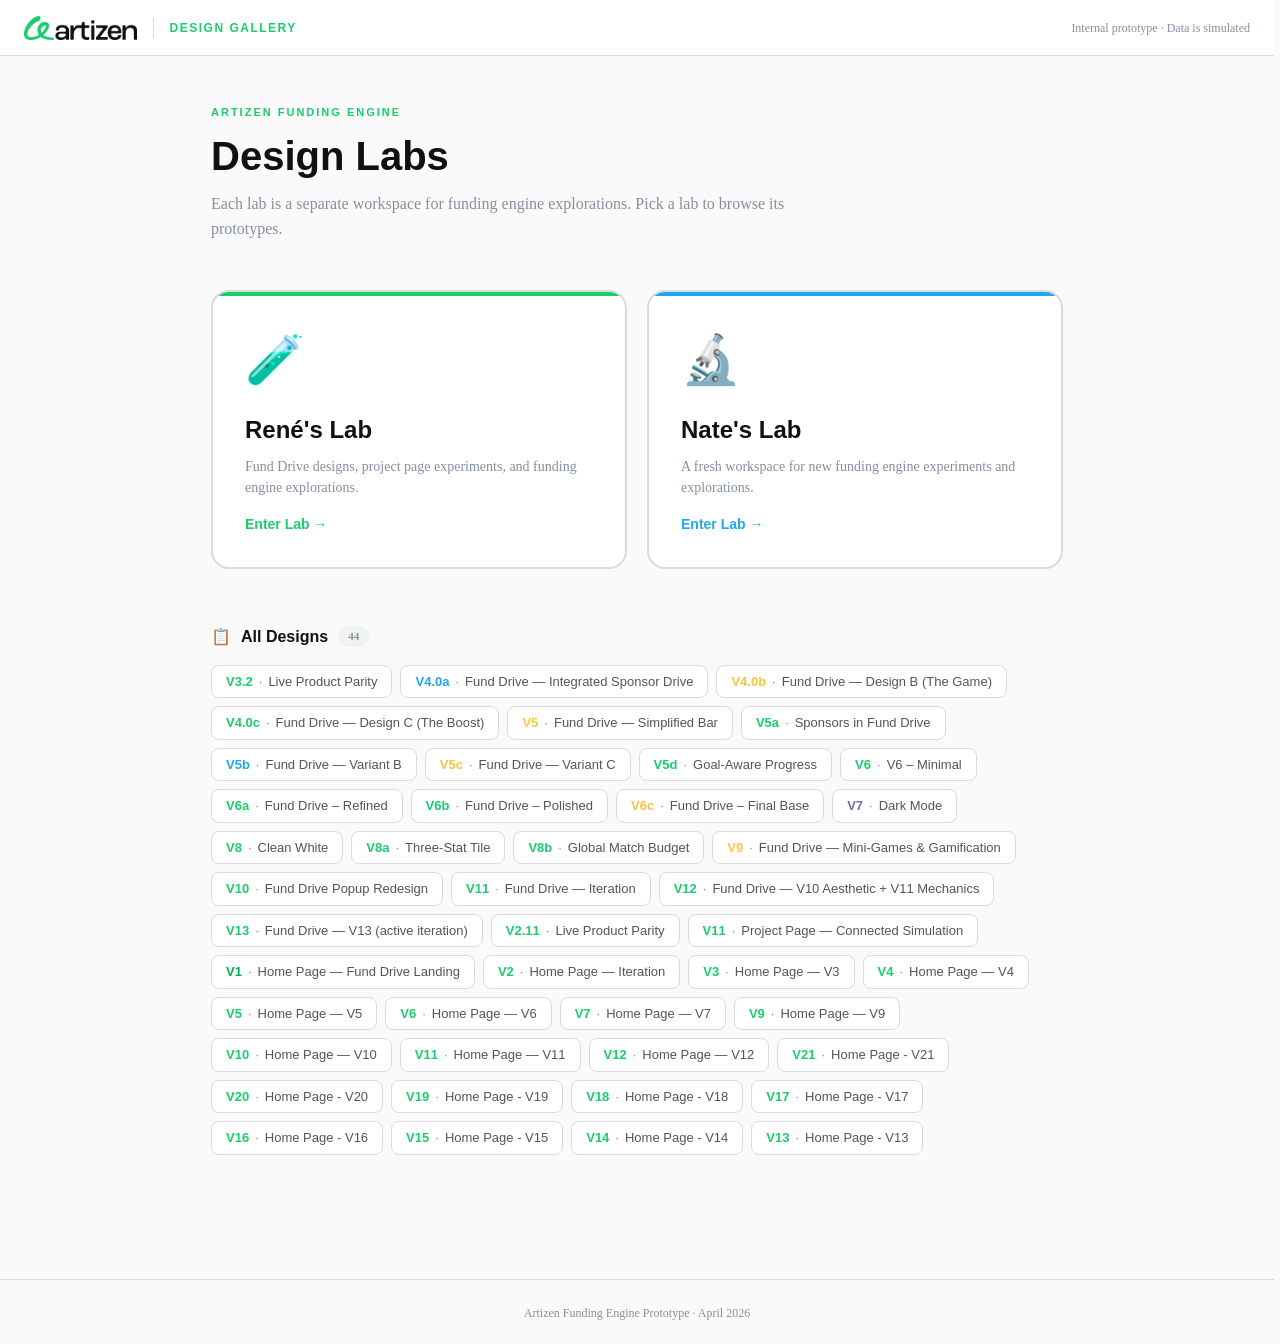
<file: ui-test/index.html>
<!doctype html>
<html lang="en">
  <head>
    <meta charset="UTF-8" />
    <link rel="icon" type="image/png" href="/ui-test/assets/artizen-mark.png" />
    <meta name="viewport" content="width=device-width, initial-scale=1.0" />
    <title>Artizen</title>
    <link rel="stylesheet" href="https://s3.amazonaws.com/appforest_uf/f1669921386747x462861532157019100/RocGroteskBold.css">
    <link rel="stylesheet" href="https://s3.amazonaws.com/appforest_uf/f1670009029268x384309142695173700/RocGroteskMedium.css">
    <link rel="stylesheet" href="https://s3.amazonaws.com/appforest_uf/f1669919682183x184427803987397440/P22Mackinac-Medium_6.css">
    <script type="module" crossorigin src="/ui-test/assets/index-0M6XGwhb.js"></script>
    <link rel="stylesheet" crossorigin href="/ui-test/assets/index-CaSPC5Cw.css">
  </head>
  <body>
    <div id="root"></div>
  </body>
</html>
</file>
<file: ui-test/assets/index-CaSPC5Cw.css>
/*! tailwindcss v4.2.2 | MIT License | https://tailwindcss.com */
@layer properties{@supports (((-webkit-hyphens:none)) and (not (margin-trim:inline))) or ((-moz-orient:inline) and (not (color:rgb(from red r g b)))){*,:before,:after,::backdrop{--tw-translate-x:0;--tw-translate-y:0;--tw-translate-z:0;--tw-rotate-x:initial;--tw-rotate-y:initial;--tw-rotate-z:initial;--tw-skew-x:initial;--tw-skew-y:initial;--tw-space-y-reverse:0;--tw-border-style:solid;--tw-gradient-position:initial;--tw-gradient-from:#0000;--tw-gradient-via:#0000;--tw-gradient-to:#0000;--tw-gradient-stops:initial;--tw-gradient-via-stops:initial;--tw-gradient-from-position:0%;--tw-gradient-via-position:50%;--tw-gradient-to-position:100%;--tw-font-weight:initial;--tw-tracking:initial;--tw-ordinal:initial;--tw-slashed-zero:initial;--tw-numeric-figure:initial;--tw-numeric-spacing:initial;--tw-numeric-fraction:initial;--tw-shadow:0 0 #0000;--tw-shadow-color:initial;--tw-shadow-alpha:100%;--tw-inset-shadow:0 0 #0000;--tw-inset-shadow-color:initial;--tw-inset-shadow-alpha:100%;--tw-ring-color:initial;--tw-ring-shadow:0 0 #0000;--tw-inset-ring-color:initial;--tw-inset-ring-shadow:0 0 #0000;--tw-ring-inset:initial;--tw-ring-offset-width:0px;--tw-ring-offset-color:#fff;--tw-ring-offset-shadow:0 0 #0000;--tw-outline-style:solid;--tw-blur:initial;--tw-brightness:initial;--tw-contrast:initial;--tw-grayscale:initial;--tw-hue-rotate:initial;--tw-invert:initial;--tw-opacity:initial;--tw-saturate:initial;--tw-sepia:initial;--tw-drop-shadow:initial;--tw-drop-shadow-color:initial;--tw-drop-shadow-alpha:100%;--tw-drop-shadow-size:initial;--tw-backdrop-blur:initial;--tw-backdrop-brightness:initial;--tw-backdrop-contrast:initial;--tw-backdrop-grayscale:initial;--tw-backdrop-hue-rotate:initial;--tw-backdrop-invert:initial;--tw-backdrop-opacity:initial;--tw-backdrop-saturate:initial;--tw-backdrop-sepia:initial;--tw-ease:initial}}}@layer theme{:root,:host{--font-sans:ui-sans-serif, system-ui, sans-serif, "Apple Color Emoji", "Segoe UI Emoji", "Segoe UI Symbol", "Noto Color Emoji";--font-mono:ui-monospace, SFMono-Regular, Menlo, Monaco, Consolas, "Liberation Mono", "Courier New", monospace;--color-green-50:oklch(98.2% .018 155.826);--color-green-100:oklch(96.2% .044 156.743);--color-green-200:oklch(92.5% .084 155.995);--color-green-300:oklch(87.1% .15 154.449);--color-green-700:oklch(52.7% .154 150.069);--color-purple-100:oklch(94.6% .033 307.174);--color-purple-700:oklch(49.6% .265 301.924);--color-gray-50:oklch(98.5% .002 247.839);--color-gray-100:oklch(96.7% .003 264.542);--color-gray-300:oklch(87.2% .01 258.338);--color-gray-400:oklch(70.7% .022 261.325);--color-gray-500:oklch(55.1% .027 264.364);--color-gray-600:oklch(44.6% .03 256.802);--color-gray-900:oklch(21% .034 264.665);--color-white:#fff;--spacing:.25rem;--container-6xl:72rem;--text-xs:.75rem;--text-xs--line-height:calc(1 / .75);--text-sm:.875rem;--text-sm--line-height:calc(1.25 / .875);--text-lg:1.125rem;--text-lg--line-height:calc(1.75 / 1.125);--text-xl:1.25rem;--text-xl--line-height:calc(1.75 / 1.25);--text-2xl:1.5rem;--text-2xl--line-height:calc(2 / 1.5);--text-4xl:2.25rem;--text-4xl--line-height:calc(2.5 / 2.25);--text-5xl:3rem;--text-5xl--line-height:1;--font-weight-light:300;--font-weight-medium:500;--font-weight-semibold:600;--font-weight-bold:700;--tracking-wider:.05em;--tracking-widest:.1em;--radius-lg:.5rem;--radius-xl:.75rem;--radius-2xl:1rem;--radius-3xl:1.5rem;--ease-out:cubic-bezier(0, 0, .2, 1);--ease-in-out:cubic-bezier(.4, 0, .2, 1);--animate-pulse:pulse 2s cubic-bezier(.4, 0, .6, 1) infinite;--blur-md:12px;--blur-3xl:64px;--default-transition-duration:.15s;--default-transition-timing-function:cubic-bezier(.4, 0, .2, 1);--default-font-family:var(--font-sans);--default-mono-font-family:var(--font-mono)}}@layer base{*,:after,:before,::backdrop{box-sizing:border-box;border:0 solid;margin:0;padding:0}::file-selector-button{box-sizing:border-box;border:0 solid;margin:0;padding:0}html,:host{-webkit-text-size-adjust:100%;tab-size:4;line-height:1.5;font-family:var(--default-font-family,ui-sans-serif, system-ui, sans-serif, "Apple Color Emoji", "Segoe UI Emoji", "Segoe UI Symbol", "Noto Color Emoji");font-feature-settings:var(--default-font-feature-settings,normal);font-variation-settings:var(--default-font-variation-settings,normal);-webkit-tap-highlight-color:transparent}hr{height:0;color:inherit;border-top-width:1px}abbr:where([title]){-webkit-text-decoration:underline dotted;text-decoration:underline dotted}h1,h2,h3,h4,h5,h6{font-size:inherit;font-weight:inherit}a{color:inherit;-webkit-text-decoration:inherit;-webkit-text-decoration:inherit;-webkit-text-decoration:inherit;-webkit-text-decoration:inherit;text-decoration:inherit}b,strong{font-weight:bolder}code,kbd,samp,pre{font-family:var(--default-mono-font-family,ui-monospace, SFMono-Regular, Menlo, Monaco, Consolas, "Liberation Mono", "Courier New", monospace);font-feature-settings:var(--default-mono-font-feature-settings,normal);font-variation-settings:var(--default-mono-font-variation-settings,normal);font-size:1em}small{font-size:80%}sub,sup{vertical-align:baseline;font-size:75%;line-height:0;position:relative}sub{bottom:-.25em}sup{top:-.5em}table{text-indent:0;border-color:inherit;border-collapse:collapse}:-moz-focusring{outline:auto}progress{vertical-align:baseline}summary{display:list-item}ol,ul,menu{list-style:none}img,svg,video,canvas,audio,iframe,embed,object{vertical-align:middle;display:block}img,video{max-width:100%;height:auto}button,input,select,optgroup,textarea{font:inherit;font-feature-settings:inherit;font-variation-settings:inherit;letter-spacing:inherit;color:inherit;opacity:1;background-color:#0000;border-radius:0}::file-selector-button{font:inherit;font-feature-settings:inherit;font-variation-settings:inherit;letter-spacing:inherit;color:inherit;opacity:1;background-color:#0000;border-radius:0}:where(select:is([multiple],[size])) optgroup{font-weight:bolder}:where(select:is([multiple],[size])) optgroup option{padding-inline-start:20px}::file-selector-button{margin-inline-end:4px}::placeholder{opacity:1}@supports (not ((-webkit-appearance:-apple-pay-button))) or (contain-intrinsic-size:1px){::placeholder{color:currentColor}@supports (color:color-mix(in lab, red, red)){::placeholder{color:color-mix(in oklab, currentcolor 50%, transparent)}}}textarea{resize:vertical}::-webkit-search-decoration{-webkit-appearance:none}::-webkit-date-and-time-value{min-height:1lh;text-align:inherit}::-webkit-datetime-edit{display:inline-flex}::-webkit-datetime-edit-fields-wrapper{padding:0}::-webkit-datetime-edit{padding-block:0}::-webkit-datetime-edit-year-field{padding-block:0}::-webkit-datetime-edit-month-field{padding-block:0}::-webkit-datetime-edit-day-field{padding-block:0}::-webkit-datetime-edit-hour-field{padding-block:0}::-webkit-datetime-edit-minute-field{padding-block:0}::-webkit-datetime-edit-second-field{padding-block:0}::-webkit-datetime-edit-millisecond-field{padding-block:0}::-webkit-datetime-edit-meridiem-field{padding-block:0}::-webkit-calendar-picker-indicator{line-height:1}:-moz-ui-invalid{box-shadow:none}button,input:where([type=button],[type=reset],[type=submit]){appearance:button}::file-selector-button{appearance:button}::-webkit-inner-spin-button{height:auto}::-webkit-outer-spin-button{height:auto}[hidden]:where(:not([hidden=until-found])){display:none!important}}@layer components;@layer utilities{.collapse{visibility:collapse}.invisible{visibility:hidden}.visible{visibility:visible}.absolute{position:absolute}.fixed{position:fixed}.relative{position:relative}.static{position:static}.sticky{position:sticky}.inset-0{inset:calc(var(--spacing) * 0)}.start{inset-inline-start:var(--spacing)}.end{inset-inline-end:var(--spacing)}.top-0{top:calc(var(--spacing) * 0)}.top-3{top:calc(var(--spacing) * 3)}.right-0{right:calc(var(--spacing) * 0)}.bottom-0{bottom:calc(var(--spacing) * 0)}.left-0{left:calc(var(--spacing) * 0)}.z-10{z-index:10}.z-50{z-index:50}.container{width:100%}@media (width>=40rem){.container{max-width:40rem}}@media (width>=48rem){.container{max-width:48rem}}@media (width>=64rem){.container{max-width:64rem}}@media (width>=80rem){.container{max-width:80rem}}@media (width>=96rem){.container{max-width:96rem}}.mx-auto{margin-inline:auto}.mt-1{margin-top:calc(var(--spacing) * 1)}.mt-1\.5{margin-top:calc(var(--spacing) * 1.5)}.mt-3{margin-top:calc(var(--spacing) * 3)}.mt-4{margin-top:calc(var(--spacing) * 4)}.mt-6{margin-top:calc(var(--spacing) * 6)}.mb-1{margin-bottom:calc(var(--spacing) * 1)}.mb-2{margin-bottom:calc(var(--spacing) * 2)}.mb-3{margin-bottom:calc(var(--spacing) * 3)}.mb-4{margin-bottom:calc(var(--spacing) * 4)}.mb-8{margin-bottom:calc(var(--spacing) * 8)}.block{display:block}.contents{display:contents}.flex{display:flex}.grid{display:grid}.hidden{display:none}.inline{display:inline}.inline-block{display:inline-block}.inline-flex{display:inline-flex}.table{display:table}.h-5{height:calc(var(--spacing) * 5)}.h-10{height:calc(var(--spacing) * 10)}.h-12{height:calc(var(--spacing) * 12)}.h-16{height:calc(var(--spacing) * 16)}.h-64{height:calc(var(--spacing) * 64)}.h-96{height:calc(var(--spacing) * 96)}.w-5{width:calc(var(--spacing) * 5)}.w-8{width:calc(var(--spacing) * 8)}.w-10{width:calc(var(--spacing) * 10)}.w-12{width:calc(var(--spacing) * 12)}.w-64{width:calc(var(--spacing) * 64)}.w-96{width:calc(var(--spacing) * 96)}.w-full{width:100%}.max-w-6xl{max-width:var(--container-6xl)}.min-w-0{min-width:calc(var(--spacing) * 0)}.flex-1{flex:1}.shrink{flex-shrink:1}.grow{flex-grow:1}.-translate-x-1\/2{--tw-translate-x:calc(calc(1 / 2 * 100%) * -1);translate:var(--tw-translate-x) var(--tw-translate-y)}.translate-x-1\/2{--tw-translate-x:calc(1 / 2 * 100%);translate:var(--tw-translate-x) var(--tw-translate-y)}.-translate-y-1\/2{--tw-translate-y:calc(calc(1 / 2 * 100%) * -1);translate:var(--tw-translate-x) var(--tw-translate-y)}.translate-y-1\/2{--tw-translate-y:calc(1 / 2 * 100%);translate:var(--tw-translate-x) var(--tw-translate-y)}.transform{transform:var(--tw-rotate-x,) var(--tw-rotate-y,) var(--tw-rotate-z,) var(--tw-skew-x,) var(--tw-skew-y,)}.animate-pulse{animation:var(--animate-pulse)}.resize{resize:both}.grid-cols-3{grid-template-columns:repeat(3,minmax(0,1fr))}.flex-col{flex-direction:column}.items-center{align-items:center}.items-start{align-items:flex-start}.justify-between{justify-content:space-between}.justify-center{justify-content:center}.gap-2{gap:calc(var(--spacing) * 2)}.gap-3{gap:calc(var(--spacing) * 3)}.gap-4{gap:calc(var(--spacing) * 4)}.gap-6{gap:calc(var(--spacing) * 6)}:where(.space-y-2>:not(:last-child)){--tw-space-y-reverse:0;margin-block-start:calc(calc(var(--spacing) * 2) * var(--tw-space-y-reverse));margin-block-end:calc(calc(var(--spacing) * 2) * calc(1 - var(--tw-space-y-reverse)))}:where(.space-y-3>:not(:last-child)){--tw-space-y-reverse:0;margin-block-start:calc(calc(var(--spacing) * 3) * var(--tw-space-y-reverse));margin-block-end:calc(calc(var(--spacing) * 3) * calc(1 - var(--tw-space-y-reverse)))}:where(.space-y-8>:not(:last-child)){--tw-space-y-reverse:0;margin-block-start:calc(calc(var(--spacing) * 8) * var(--tw-space-y-reverse));margin-block-end:calc(calc(var(--spacing) * 8) * calc(1 - var(--tw-space-y-reverse)))}.truncate{text-overflow:ellipsis;white-space:nowrap;overflow:hidden}.overflow-hidden{overflow:hidden}.rounded{border-radius:.25rem}.rounded-2xl{border-radius:var(--radius-2xl)}.rounded-3xl{border-radius:var(--radius-3xl)}.rounded-full{border-radius:3.40282e38px}.rounded-lg{border-radius:var(--radius-lg)}.rounded-xl{border-radius:var(--radius-xl)}.border{border-style:var(--tw-border-style);border-width:1px}.border-t{border-top-style:var(--tw-border-style);border-top-width:1px}.border-b{border-bottom-style:var(--tw-border-style);border-bottom-width:1px}.border-gray-100{border-color:var(--color-gray-100)}.bg-\[\#1ACC6C\]{background-color:#1acc6c}.bg-\[\#101212\]{background-color:#101212}.bg-\[\#FFB300\]{background-color:#ffb300}.bg-gray-50{background-color:var(--color-gray-50)}.bg-gray-100{background-color:var(--color-gray-100)}.bg-green-50{background-color:var(--color-green-50)}.bg-green-100{background-color:var(--color-green-100)}.bg-purple-100{background-color:var(--color-purple-100)}.bg-white{background-color:var(--color-white)}.bg-white\/10{background-color:#ffffff1a}@supports (color:color-mix(in lab, red, red)){.bg-white\/10{background-color:color-mix(in oklab, var(--color-white) 10%, transparent)}}.bg-white\/80{background-color:#fffc}@supports (color:color-mix(in lab, red, red)){.bg-white\/80{background-color:color-mix(in oklab, var(--color-white) 80%, transparent)}}.bg-gradient-to-br{--tw-gradient-position:to bottom right in oklab;background-image:linear-gradient(var(--tw-gradient-stops))}.from-\[\#101212\]{--tw-gradient-from:#101212;--tw-gradient-stops:var(--tw-gradient-via-stops,var(--tw-gradient-position), var(--tw-gradient-from) var(--tw-gradient-from-position), var(--tw-gradient-to) var(--tw-gradient-to-position))}.via-\[\#1a2233\]{--tw-gradient-via:#1a2233;--tw-gradient-via-stops:var(--tw-gradient-position), var(--tw-gradient-from) var(--tw-gradient-from-position), var(--tw-gradient-via) var(--tw-gradient-via-position), var(--tw-gradient-to) var(--tw-gradient-to-position);--tw-gradient-stops:var(--tw-gradient-via-stops)}.to-\[\#0a2040\]{--tw-gradient-to:#0a2040;--tw-gradient-stops:var(--tw-gradient-via-stops,var(--tw-gradient-position), var(--tw-gradient-from) var(--tw-gradient-from-position), var(--tw-gradient-to) var(--tw-gradient-to-position))}.p-3{padding:calc(var(--spacing) * 3)}.p-4{padding:calc(var(--spacing) * 4)}.p-5{padding:calc(var(--spacing) * 5)}.p-6{padding:calc(var(--spacing) * 6)}.p-8{padding:calc(var(--spacing) * 8)}.px-2{padding-inline:calc(var(--spacing) * 2)}.px-3{padding-inline:calc(var(--spacing) * 3)}.px-4{padding-inline:calc(var(--spacing) * 4)}.px-5{padding-inline:calc(var(--spacing) * 5)}.px-6{padding-inline:calc(var(--spacing) * 6)}.py-0\.5{padding-block:calc(var(--spacing) * .5)}.py-1{padding-block:calc(var(--spacing) * 1)}.py-2{padding-block:calc(var(--spacing) * 2)}.py-3{padding-block:calc(var(--spacing) * 3)}.pt-4{padding-top:calc(var(--spacing) * 4)}.pt-8{padding-top:calc(var(--spacing) * 8)}.text-center{text-align:center}.text-left{text-align:left}.text-right{text-align:right}.text-2xl{font-size:var(--text-2xl);line-height:var(--tw-leading,var(--text-2xl--line-height))}.text-4xl{font-size:var(--text-4xl);line-height:var(--tw-leading,var(--text-4xl--line-height))}.text-lg{font-size:var(--text-lg);line-height:var(--tw-leading,var(--text-lg--line-height))}.text-sm{font-size:var(--text-sm);line-height:var(--tw-leading,var(--text-sm--line-height))}.text-xl{font-size:var(--text-xl);line-height:var(--tw-leading,var(--text-xl--line-height))}.text-xs{font-size:var(--text-xs);line-height:var(--tw-leading,var(--text-xs--line-height))}.text-\[10px\]{font-size:10px}.font-bold{--tw-font-weight:var(--font-weight-bold);font-weight:var(--font-weight-bold)}.font-light{--tw-font-weight:var(--font-weight-light);font-weight:var(--font-weight-light)}.font-medium{--tw-font-weight:var(--font-weight-medium);font-weight:var(--font-weight-medium)}.font-semibold{--tw-font-weight:var(--font-weight-semibold);font-weight:var(--font-weight-semibold)}.tracking-wider{--tw-tracking:var(--tracking-wider);letter-spacing:var(--tracking-wider)}.tracking-widest{--tw-tracking:var(--tracking-widest);letter-spacing:var(--tracking-widest)}.text-\[\#1ACC6C\]{color:#1acc6c}.text-\[\#FF3D00\]{color:#ff3d00}.text-gray-300{color:var(--color-gray-300)}.text-gray-400{color:var(--color-gray-400)}.text-gray-500{color:var(--color-gray-500)}.text-gray-600{color:var(--color-gray-600)}.text-green-300{color:var(--color-green-300)}.text-green-700{color:var(--color-green-700)}.text-purple-700{color:var(--color-purple-700)}.text-white{color:var(--color-white)}.lowercase{text-transform:lowercase}.uppercase{text-transform:uppercase}.italic{font-style:italic}.tabular-nums{--tw-numeric-spacing:tabular-nums;font-variant-numeric:var(--tw-ordinal,) var(--tw-slashed-zero,) var(--tw-numeric-figure,) var(--tw-numeric-spacing,) var(--tw-numeric-fraction,)}.underline{text-decoration-line:underline}.opacity-10{opacity:.1}.shadow{--tw-shadow:0 1px 3px 0 var(--tw-shadow-color,#0000001a), 0 1px 2px -1px var(--tw-shadow-color,#0000001a);box-shadow:var(--tw-inset-shadow), var(--tw-inset-ring-shadow), var(--tw-ring-offset-shadow), var(--tw-ring-shadow), var(--tw-shadow)}.shadow-lg{--tw-shadow:0 10px 15px -3px var(--tw-shadow-color,#0000001a), 0 4px 6px -4px var(--tw-shadow-color,#0000001a);box-shadow:var(--tw-inset-shadow), var(--tw-inset-ring-shadow), var(--tw-ring-offset-shadow), var(--tw-ring-shadow), var(--tw-shadow)}.shadow-sm{--tw-shadow:0 1px 3px 0 var(--tw-shadow-color,#0000001a), 0 1px 2px -1px var(--tw-shadow-color,#0000001a);box-shadow:var(--tw-inset-shadow), var(--tw-inset-ring-shadow), var(--tw-ring-offset-shadow), var(--tw-ring-shadow), var(--tw-shadow)}.ring,.ring-1{--tw-ring-shadow:var(--tw-ring-inset,) 0 0 0 calc(1px + var(--tw-ring-offset-width)) var(--tw-ring-color,currentcolor);box-shadow:var(--tw-inset-shadow), var(--tw-inset-ring-shadow), var(--tw-ring-offset-shadow), var(--tw-ring-shadow), var(--tw-shadow)}.shadow-green-200{--tw-shadow-color:oklch(92.5% .084 155.995)}@supports (color:color-mix(in lab, red, red)){.shadow-green-200{--tw-shadow-color:color-mix(in oklab, var(--color-green-200) var(--tw-shadow-alpha), transparent)}}.ring-green-200{--tw-ring-color:var(--color-green-200)}.outline{outline-style:var(--tw-outline-style);outline-width:1px}.blur{--tw-blur:blur(8px);filter:var(--tw-blur,) var(--tw-brightness,) var(--tw-contrast,) var(--tw-grayscale,) var(--tw-hue-rotate,) var(--tw-invert,) var(--tw-saturate,) var(--tw-sepia,) var(--tw-drop-shadow,)}.blur-3xl{--tw-blur:blur(var(--blur-3xl));filter:var(--tw-blur,) var(--tw-brightness,) var(--tw-contrast,) var(--tw-grayscale,) var(--tw-hue-rotate,) var(--tw-invert,) var(--tw-saturate,) var(--tw-sepia,) var(--tw-drop-shadow,)}.drop-shadow{--tw-drop-shadow-size:drop-shadow(0 1px 2px var(--tw-drop-shadow-color,#0000001a)) drop-shadow(0 1px 1px var(--tw-drop-shadow-color,#0000000f));--tw-drop-shadow:drop-shadow(0 1px 2px #0000001a) drop-shadow(0 1px 1px #0000000f);filter:var(--tw-blur,) var(--tw-brightness,) var(--tw-contrast,) var(--tw-grayscale,) var(--tw-hue-rotate,) var(--tw-invert,) var(--tw-saturate,) var(--tw-sepia,) var(--tw-drop-shadow,)}.filter{filter:var(--tw-blur,) var(--tw-brightness,) var(--tw-contrast,) var(--tw-grayscale,) var(--tw-hue-rotate,) var(--tw-invert,) var(--tw-saturate,) var(--tw-sepia,) var(--tw-drop-shadow,)}.backdrop-blur-md{--tw-backdrop-blur:blur(var(--blur-md));-webkit-backdrop-filter:var(--tw-backdrop-blur,) var(--tw-backdrop-brightness,) var(--tw-backdrop-contrast,) var(--tw-backdrop-grayscale,) var(--tw-backdrop-hue-rotate,) var(--tw-backdrop-invert,) var(--tw-backdrop-opacity,) var(--tw-backdrop-saturate,) var(--tw-backdrop-sepia,);backdrop-filter:var(--tw-backdrop-blur,) var(--tw-backdrop-brightness,) var(--tw-backdrop-contrast,) var(--tw-backdrop-grayscale,) var(--tw-backdrop-hue-rotate,) var(--tw-backdrop-invert,) var(--tw-backdrop-opacity,) var(--tw-backdrop-saturate,) var(--tw-backdrop-sepia,)}.transition{transition-property:color,background-color,border-color,outline-color,text-decoration-color,fill,stroke,--tw-gradient-from,--tw-gradient-via,--tw-gradient-to,opacity,box-shadow,transform,translate,scale,rotate,filter,-webkit-backdrop-filter,backdrop-filter,display,content-visibility,overlay,pointer-events;transition-timing-function:var(--tw-ease,var(--default-transition-timing-function));transition-duration:var(--tw-duration,var(--default-transition-duration))}.transition-all{transition-property:all;transition-timing-function:var(--tw-ease,var(--default-transition-timing-function));transition-duration:var(--tw-duration,var(--default-transition-duration))}.transition-colors{transition-property:color,background-color,border-color,outline-color,text-decoration-color,fill,stroke,--tw-gradient-from,--tw-gradient-via,--tw-gradient-to;transition-timing-function:var(--tw-ease,var(--default-transition-timing-function));transition-duration:var(--tw-duration,var(--default-transition-duration))}.transition-opacity{transition-property:opacity;transition-timing-function:var(--tw-ease,var(--default-transition-timing-function));transition-duration:var(--tw-duration,var(--default-transition-duration))}.ease-in-out{--tw-ease:var(--ease-in-out);transition-timing-function:var(--ease-in-out)}.ease-out{--tw-ease:var(--ease-out);transition-timing-function:var(--ease-out)}@media (hover:hover){.hover\:border-green-200:hover{border-color:var(--color-green-200)}.hover\:bg-gray-50:hover{background-color:var(--color-gray-50)}.hover\:text-gray-900:hover{color:var(--color-gray-900)}.hover\:opacity-80:hover{opacity:.8}.hover\:shadow-md:hover{--tw-shadow:0 4px 6px -1px var(--tw-shadow-color,#0000001a), 0 2px 4px -2px var(--tw-shadow-color,#0000001a);box-shadow:var(--tw-inset-shadow), var(--tw-inset-ring-shadow), var(--tw-ring-offset-shadow), var(--tw-ring-shadow), var(--tw-shadow)}}@media (width>=40rem){.sm\:grid-cols-2{grid-template-columns:repeat(2,minmax(0,1fr))}.sm\:flex-row{flex-direction:row}.sm\:items-center{align-items:center}.sm\:items-end{align-items:flex-end}.sm\:items-start{align-items:flex-start}.sm\:justify-between{justify-content:space-between}.sm\:p-12{padding:calc(var(--spacing) * 12)}.sm\:px-6{padding-inline:calc(var(--spacing) * 6)}.sm\:text-2xl{font-size:var(--text-2xl);line-height:var(--tw-leading,var(--text-2xl--line-height))}.sm\:text-5xl{font-size:var(--text-5xl);line-height:var(--tw-leading,var(--text-5xl--line-height))}}@media (width>=48rem){.md\:grid-cols-2{grid-template-columns:repeat(2,minmax(0,1fr))}}@media (width>=64rem){.lg\:grid-cols-3{grid-template-columns:repeat(3,minmax(0,1fr))}}}@font-face{font-family:P22Mackinac-Bold;src:url(/ui-test/fonts/P22Mackinac-Bold.woff2)format("woff2"),url(/ui-test/fonts/P22Mackinac-Bold.otf)format("opentype");font-weight:700;font-style:normal;font-display:swap}:root{--artizen-green:#1acc6c;--artizen-green-hover:#06aa59;--artizen-green-light:#e8f8f0;--artizen-dark:#101212;--artizen-text:#101212;--artizen-text-secondary:#8690a0;--artizen-text-muted:#8690a0;--artizen-border:#d9dbe0;--artizen-bg:#fafafa;--artizen-white:#fff;--artizen-red:#d62d6a;--artizen-yellow:#d6c52d;--artizen-blue:#23a6f0;--artizen-purple:#c2b6dc;--artizen-night:#101212;--artizen-slate:#202222;--artizen-wash:#fafafa;--artizen-moon:#f1f3ee;--artizen-stone:#d9dbe0;--artizen-barracuda:#8690a0;--artizen-algae:#1acc6c;--artizen-moss:#06aa59;--artizen-reef:#b3f487;--artizen-gravel:#4d5d53;--artizen-coral:#ffb887;--artizen-truffle:#b7a593;--artizen-lavender:#c2b6dc;--color-algae:#1acc6c;--color-moss:#06aa59;--color-reef:#b3f487;--color-gravel:#4d5d53;--color-coral:#ffb887;--color-truffle:#b7a593;--color-lavender:#c2b6dc;--color-wash:#fafafa;--color-moon:#f1f3ee;--color-stone:#d9dbe0;--color-barracuda:#8690a0;--color-ui-alert:#d62d6a;--color-ui-warning:#d6c52d;--color-ui-success:#2dd685;--color-night:#101212;--color-slate:#202222;--page-inset:40px}*{box-sizing:border-box;margin:0;padding:0}html{scrollbar-gutter:stable}body{color:var(--artizen-night);-webkit-font-smoothing:antialiased;-moz-osx-font-smoothing:grayscale;background:#fafafa;font-family:P22Mackinac-Medium_6,Georgia,serif}h1,h2,h3,h4{font-family:RocGroteskBold,sans-serif;font-weight:700}.btn-primary{background-color:var(--artizen-green);color:#fff;cursor:pointer;border:none;border-radius:999px;justify-content:center;align-items:center;gap:8px;padding:12px 28px;font-family:RocGroteskMedium,sans-serif;font-size:14px;font-weight:600;transition:background-color .2s;display:inline-flex}.btn-primary:hover{background-color:var(--artizen-green-hover)}.btn-dark{color:#fff;cursor:pointer;background-color:#2c3333;border:none;border-radius:999px;justify-content:center;align-items:center;gap:8px;padding:12px 28px;font-family:RocGroteskMedium,sans-serif;font-size:14px;font-weight:600;transition:background-color .2s;display:inline-flex}.btn-dark:hover{background-color:#2a2c2c}.section-heading-serif{color:var(--artizen-text);margin-bottom:16px;font-family:RocGroteskBold,sans-serif;font-size:18px;font-style:normal;font-weight:700}.btn-outline{color:var(--artizen-night);border:1.5px solid var(--artizen-stone);cursor:pointer;background-color:#fff;border-radius:999px;justify-content:center;align-items:center;gap:8px;padding:12px 28px;font-family:RocGroteskMedium,sans-serif;font-size:14px;font-weight:600;transition:all .2s;display:inline-flex}.btn-outline:hover{border-color:var(--artizen-text-secondary)}.badge-green{background-color:var(--artizen-green);color:#fff;border-radius:20px;align-items:center;padding:3px 10px;font-size:11px;font-weight:600;display:inline-flex}.badge-red{color:#fff;background-color:#d62d6a;border-radius:20px;align-items:center;padding:3px 10px;font-size:11px;font-weight:600;display:inline-flex}.badge-outline{color:var(--artizen-night);border:1px solid var(--artizen-stone);background-color:#fff;border-radius:20px;align-items:center;padding:3px 10px;font-size:11px;font-weight:500;display:inline-flex}.artizen-card{border:1px solid var(--artizen-stone);background:#fff;border-radius:12px;padding:24px}.progress-bar-container{background:var(--artizen-moon);border-radius:4px;width:100%;height:8px;overflow:hidden}.progress-bar-fill{border-radius:4px;height:100%;transition:width .6s}.progress-segmented{background:var(--artizen-moon);border-radius:5px;gap:1px;height:10px;display:flex;overflow:hidden}.progress-segmented .segment{height:100%;transition:width .6s}.tab-btn{color:var(--artizen-barracuda);cursor:pointer;white-space:nowrap;background:0 0;border:none;border-bottom:2px solid #0000;align-items:center;gap:6px;padding:10px 16px 12px;font-family:RocGroteskMedium,sans-serif;font-size:14px;transition:color .15s,border-color .15s;display:inline-flex}.tab-btn:hover{color:var(--artizen-night)}.tab-btn.tab-active{color:var(--artizen-night);border-bottom:2px solid var(--artizen-night);font-weight:600}.tab-count{background:var(--artizen-moon,#f1f3ee);color:var(--artizen-barracuda);text-align:center;border-radius:10px;min-width:20px;padding:1px 8px;font-size:11px;font-weight:600}.tab-active{color:var(--artizen-night);border-bottom:2px solid var(--artizen-night);font-weight:600}.tab-inactive{color:var(--artizen-barracuda);border-bottom:2px solid #0000}.project-row{border-bottom:1px solid #f0f0f0;flex-wrap:wrap;align-items:center;gap:12px;padding:12px 16px;transition:background .15s;display:flex}.project-row:hover{background:#fafafa}.modal-overlay{z-index:1000;background:#00000080;justify-content:center;align-items:center;animation:.2s fadeIn;display:flex;position:fixed;inset:0}.modal-content{background:#fff;border-radius:16px;width:90%;max-width:480px;max-height:90vh;padding:32px;animation:.3s slideUp;overflow-y:auto}@keyframes fadeIn{0%{opacity:0}to{opacity:1}}@keyframes slideUp{0%{opacity:0;transform:translateY(20px)}to{opacity:1;transform:translateY(0)}}.fund-drive-banner{background:linear-gradient(135deg, var(--artizen-moon) 0%, #f0f9ff 100%);border:1px solid var(--artizen-stone);border-radius:10px;padding:12px 16px}::-webkit-scrollbar{width:6px}::-webkit-scrollbar-thumb{background:#ccc;border-radius:3px}.drive-popup-scroll::-webkit-scrollbar{display:none}.avatar{object-fit:cover;background:var(--artizen-green-light);width:36px;height:36px;color:var(--artizen-green);border-radius:50%;justify-content:center;align-items:center;font-size:14px;font-weight:600;display:flex}.avatar-sm{width:28px;height:28px;font-size:11px}.avatar-lg{width:48px;height:48px;font-size:18px}.divider{background:var(--artizen-stone);width:100%;height:1px}.page-layout{grid-template-rows:auto 1fr;grid-template-columns:1fr 1fr;gap:24px;max-width:1400px;margin:0 auto;padding:24px 20px 40px;display:grid}.page-layout .col-hero{grid-area:1/1;margin-bottom:0}.page-layout .col-main{grid-area:2/1;min-width:0}.page-layout .col-sidebar{grid-area:1/2/-1;min-width:0}@media (width>=1280px){.wellspring-grid{grid-template-columns:repeat(3,1fr)!important}}.header-bar{z-index:100;border-bottom:1px solid var(--artizen-stone);padding:0 var(--page-inset);background:#fff;justify-content:space-between;align-items:center;height:56px;display:flex;position:sticky;top:0}.header-left{align-items:center;gap:16px;display:flex}.header-center{position:absolute;left:50%;transform:translate(-50%)}.header-center-mobile{align-items:center;display:none;position:absolute;left:50%;transform:translate(-50%)}.header-right{align-items:center;gap:12px;display:flex}.header-endowment{color:var(--artizen-night);background:var(--artizen-moon);border-radius:20px;align-items:center;gap:6px;padding:4px 12px;font-family:RocGroteskMedium,sans-serif;font-size:13px;display:flex}.header-getstarted{color:var(--artizen-barracuda);font-family:RocGroteskMedium,sans-serif;font-size:13px;font-weight:500;text-decoration:none}.header-login{color:var(--artizen-night);border:1.5px solid var(--artizen-stone);cursor:pointer;background:0 0;border-radius:20px;padding:6px 16px;font-family:RocGroteskMedium,sans-serif;font-size:13px;font-weight:500;text-decoration:none;transition:border-color .2s}.header-login:hover{border-color:var(--artizen-barracuda)}.footer-bar{background:#101212;justify-content:space-between;align-items:center;margin-top:40px;padding:16px 24px;display:flex}.footer-socials{gap:12px;display:flex}.footer-links{align-items:center;gap:12px;display:flex}.buyer-row{align-items:center;gap:10px;margin-bottom:12px;display:flex}.buyer-meta{text-align:right;white-space:nowrap;font-size:12px}.project-row-stats{flex-shrink:0;gap:16px;display:flex}.tab-bar{border-bottom:1px solid var(--artizen-stone);align-items:center;gap:0;margin-bottom:16px;display:flex}.tab-bar-actions{align-items:center;gap:8px;margin-left:auto;padding-bottom:8px;display:flex}.stat-columns{justify-content:space-between;gap:8px;margin-bottom:16px;display:flex}@media (width<=768px){.page-layout{flex-direction:column;gap:0;padding:0 0 100px;display:flex}.page-layout .col-hero{order:-2;width:100%}.page-layout .col-sidebar{order:-1;width:100%;max-width:100%}.page-layout .col-main{order:0;width:100%;max-width:100%}.header-bar{--page-inset:16px;padding:0 16px}.header-endowment,.header-getstarted,.header-center{display:none}.header-center-mobile{display:flex}.header-left{gap:12px}.footer-bar{flex-wrap:wrap;justify-content:center;gap:8px;padding:10px 16px}.footer-socials{display:none}.footer-links{flex-wrap:wrap;justify-content:center;gap:8px}.modal-content{border-radius:16px 16px 0 0;width:100%;max-width:100%;max-height:85vh;margin-top:auto;padding:24px 20px}.modal-overlay{align-items:flex-end}.buyer-row{flex-wrap:wrap}.buyer-meta{text-align:left;width:100%;margin-top:-4px;padding-left:38px;font-size:11px}.project-row-stats{gap:12px;font-size:11px}.tab-bar{-webkit-overflow-scrolling:touch;scrollbar-width:none;overflow-x:auto}.tab-bar::-webkit-scrollbar{display:none}.tab-bar-actions{display:none}.stat-columns{gap:4px}.stat-columns>div{font-size:12px}.fund-drive-banner{padding:10px 14px}.fund-drive-game{padding:4px 0}.fd-multiplier{letter-spacing:-1px!important;font-size:40px!important}.fd-countdown{font-size:18px!important}.fd-match-line{margin-bottom:10px!important}.fd-meta-line{margin-bottom:14px!important}.fd-impact-line{text-align:center}.fd-total-amount{font-size:26px!important}.fd-season-label{font-size:17px!important}.fd-card-image{width:100px!important}.artizen-card{padding:18px}.btn-primary,.btn-outline{min-height:44px;padding:12px 20px}h1{font-size:20px!important}.page-layout .col-hero>div,.page-layout .col-hero .hero-image-wrapper{border-radius:0!important}.page-layout .col-main,.page-layout .col-sidebar{padding:0}.page-layout .col-sidebar .content-card{border-radius:0!important;padding:20px 16px!important}.page-layout .col-main{padding:0 16px!important}.stepper-sponsor-row{flex-direction:column!important}.page-layout,.col-main,.col-sidebar{overflow-x:hidden}}@keyframes shimmer{0%{left:-100%}to{left:200%}}@keyframes countUp{0%{opacity:0;transform:translateY(4px)}to{opacity:1;transform:translateY(0)}}.animate-count{animation:.3s countUp}.match-depleted{opacity:.5;filter:grayscale(.5)}.match-depleted .badge-green{background-color:var(--artizen-text-muted)}@keyframes searchHeaderFadeIn{0%{opacity:0}to{opacity:1}}@keyframes searchPanelSlideIn{0%{transform:translateY(-100%)}to{transform:translateY(0)}}@media (prefers-reduced-motion:reduce){@keyframes searchHeaderFadeIn{0%{opacity:1}to{opacity:1}}@keyframes searchPanelSlideIn{0%{transform:translateY(0)}to{transform:translateY(0)}}}@property --tw-translate-x{syntax:"*";inherits:false;initial-value:0}@property --tw-translate-y{syntax:"*";inherits:false;initial-value:0}@property --tw-translate-z{syntax:"*";inherits:false;initial-value:0}@property --tw-rotate-x{syntax:"*";inherits:false}@property --tw-rotate-y{syntax:"*";inherits:false}@property --tw-rotate-z{syntax:"*";inherits:false}@property --tw-skew-x{syntax:"*";inherits:false}@property --tw-skew-y{syntax:"*";inherits:false}@property --tw-space-y-reverse{syntax:"*";inherits:false;initial-value:0}@property --tw-border-style{syntax:"*";inherits:false;initial-value:solid}@property --tw-gradient-position{syntax:"*";inherits:false}@property --tw-gradient-from{syntax:"<color>";inherits:false;initial-value:#0000}@property --tw-gradient-via{syntax:"<color>";inherits:false;initial-value:#0000}@property --tw-gradient-to{syntax:"<color>";inherits:false;initial-value:#0000}@property --tw-gradient-stops{syntax:"*";inherits:false}@property --tw-gradient-via-stops{syntax:"*";inherits:false}@property --tw-gradient-from-position{syntax:"<length-percentage>";inherits:false;initial-value:0%}@property --tw-gradient-via-position{syntax:"<length-percentage>";inherits:false;initial-value:50%}@property --tw-gradient-to-position{syntax:"<length-percentage>";inherits:false;initial-value:100%}@property --tw-font-weight{syntax:"*";inherits:false}@property --tw-tracking{syntax:"*";inherits:false}@property --tw-ordinal{syntax:"*";inherits:false}@property --tw-slashed-zero{syntax:"*";inherits:false}@property --tw-numeric-figure{syntax:"*";inherits:false}@property --tw-numeric-spacing{syntax:"*";inherits:false}@property --tw-numeric-fraction{syntax:"*";inherits:false}@property --tw-shadow{syntax:"*";inherits:false;initial-value:0 0 #0000}@property --tw-shadow-color{syntax:"*";inherits:false}@property --tw-shadow-alpha{syntax:"<percentage>";inherits:false;initial-value:100%}@property --tw-inset-shadow{syntax:"*";inherits:false;initial-value:0 0 #0000}@property --tw-inset-shadow-color{syntax:"*";inherits:false}@property --tw-inset-shadow-alpha{syntax:"<percentage>";inherits:false;initial-value:100%}@property --tw-ring-color{syntax:"*";inherits:false}@property --tw-ring-shadow{syntax:"*";inherits:false;initial-value:0 0 #0000}@property --tw-inset-ring-color{syntax:"*";inherits:false}@property --tw-inset-ring-shadow{syntax:"*";inherits:false;initial-value:0 0 #0000}@property --tw-ring-inset{syntax:"*";inherits:false}@property --tw-ring-offset-width{syntax:"<length>";inherits:false;initial-value:0}@property --tw-ring-offset-color{syntax:"*";inherits:false;initial-value:#fff}@property --tw-ring-offset-shadow{syntax:"*";inherits:false;initial-value:0 0 #0000}@property --tw-outline-style{syntax:"*";inherits:false;initial-value:solid}@property --tw-blur{syntax:"*";inherits:false}@property --tw-brightness{syntax:"*";inherits:false}@property --tw-contrast{syntax:"*";inherits:false}@property --tw-grayscale{syntax:"*";inherits:false}@property --tw-hue-rotate{syntax:"*";inherits:false}@property --tw-invert{syntax:"*";inherits:false}@property --tw-opacity{syntax:"*";inherits:false}@property --tw-saturate{syntax:"*";inherits:false}@property --tw-sepia{syntax:"*";inherits:false}@property --tw-drop-shadow{syntax:"*";inherits:false}@property --tw-drop-shadow-color{syntax:"*";inherits:false}@property --tw-drop-shadow-alpha{syntax:"<percentage>";inherits:false;initial-value:100%}@property --tw-drop-shadow-size{syntax:"*";inherits:false}@property --tw-backdrop-blur{syntax:"*";inherits:false}@property --tw-backdrop-brightness{syntax:"*";inherits:false}@property --tw-backdrop-contrast{syntax:"*";inherits:false}@property --tw-backdrop-grayscale{syntax:"*";inherits:false}@property --tw-backdrop-hue-rotate{syntax:"*";inherits:false}@property --tw-backdrop-invert{syntax:"*";inherits:false}@property --tw-backdrop-opacity{syntax:"*";inherits:false}@property --tw-backdrop-saturate{syntax:"*";inherits:false}@property --tw-backdrop-sepia{syntax:"*";inherits:false}@property --tw-ease{syntax:"*";inherits:false}@keyframes pulse{50%{opacity:.5}}
</file>
